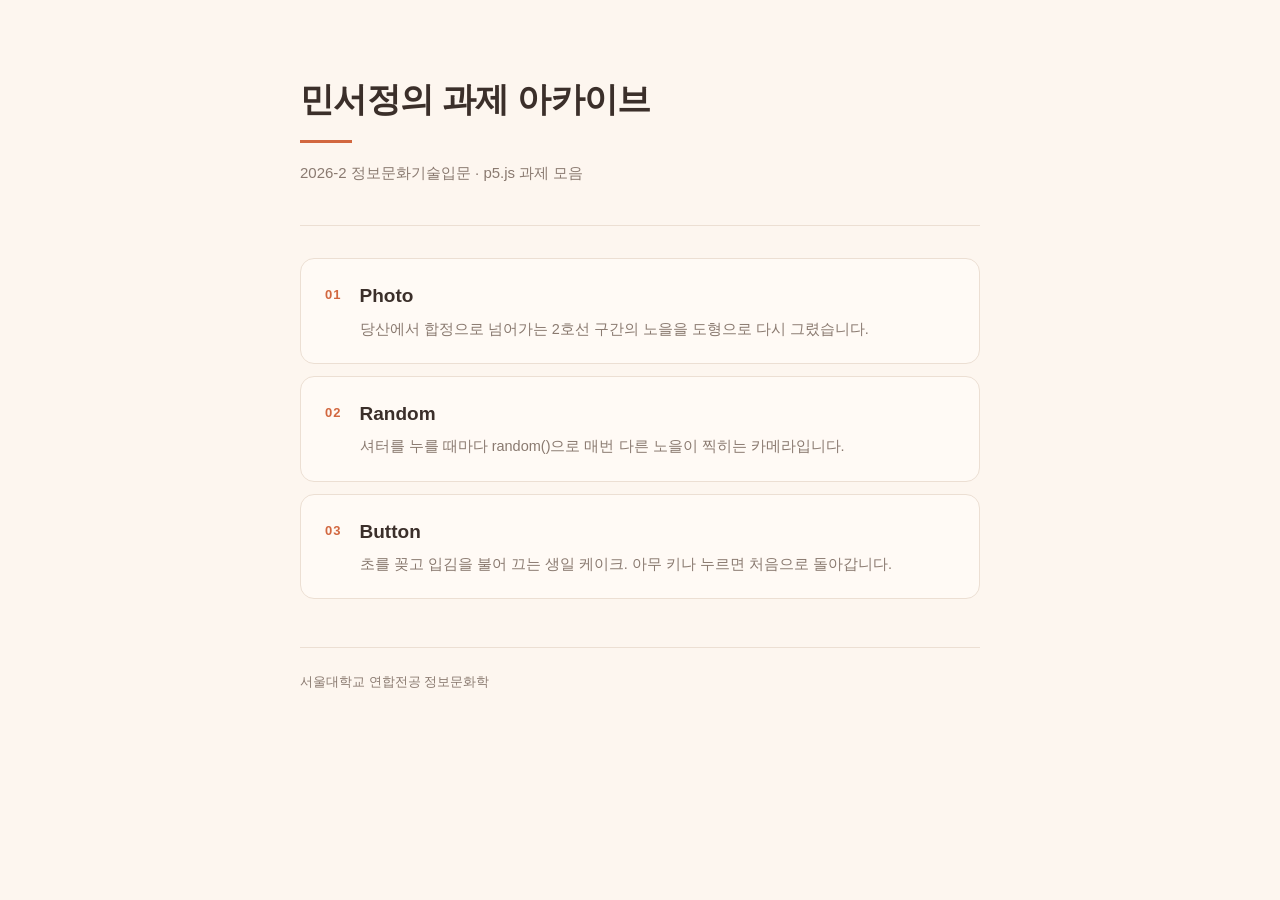
<file: index.html>
<!DOCTYPE html>
<html lang="ko">
<head>
  <meta charset="utf-8">
  <meta name="viewport" content="width=device-width, initial-scale=1">
  <!-- 브라우저 탭에 보이는 제목 -->
  <title>민서정의 과제 아카이브</title>
  <!-- 같은 폴더에 있는 style.css를 불러온다 -->
  <link rel="stylesheet" href="style.css">
</head>
<body>

  <header>
    <h1>민서정의 과제 아카이브</h1>
    <p class="intro">2026-2 정보문화기술입문 · p5.js 과제 모음</p>
  </header>

  <main>
    <ul class="list">

      <li>
        <a href="assignment1/">
          <span class="num">01</span>
          <span class="body">
            <span class="title">Photo</span>
            <span class="desc">당산에서 합정으로 넘어가는 2호선 구간의 노을을 도형으로 다시 그렸습니다.</span>
          </span>
        </a>
      </li>

      <li>
        <a href="assignment2/">
          <span class="num">02</span>
          <span class="body">
            <span class="title">Random</span>
            <span class="desc">셔터를 누를 때마다 random()으로 매번 다른 노을이 찍히는 카메라입니다.</span>
          </span>
        </a>
      </li>

      <li>
        <a href="assignment3/">
          <span class="num">03</span>
          <span class="body">
            <span class="title">Button</span>
            <span class="desc">초를 꽂고 입김을 불어 끄는 생일 케이크. 아무 키나 누르면 처음으로 돌아갑니다.</span>
          </span>
        </a>
      </li>

    </ul>
  </main>

  <footer>
    <p>서울대학교 연합전공 정보문화학</p>
  </footer>

</body>
</html>
</file>
<file: style.css>
/* ===== 색 정하기 =====
   한 곳에 모아두면 나중에 색만 바꿔도 전체 분위기가 바뀐다 */
:root {
  --bg: #fdf6ef;        /* 배경 - 아주 연한 살구색 */
  --ink: #3b2f2a;       /* 본문 글자색 */
  --soft: #8a7a70;      /* 설명 글자색 (조금 흐리게) */
  --line: #ecdfd3;      /* 칸을 나누는 선 */
  --card: #fffaf5;      /* 목록 한 칸의 배경 */
  --accent: #d2673f;    /* 포인트 색 - 노을 주황 */
}

/* ===== 공통 ===== */
* {
  box-sizing: border-box;   /* 테두리와 여백을 크기 안에 포함시킨다 */
}

body {
  margin: 0;
  padding: 0 16px 64px;     /* 좌우 16px은 휴대폰에서 글자가 화면에 붙지 않게 */
  background: var(--bg);
  color: var(--ink);
  font-family: "Pretendard", "Apple SD Gothic Neo", "Malgun Gothic", sans-serif;
  line-height: 1.6;
  -webkit-text-size-adjust: 100%;
}

/* ===== 머리말 ===== */
header {
  max-width: 680px;
  margin: 0 auto;
  padding: 72px 0 40px;
  border-bottom: 1px solid var(--line);
}

h1 {
  margin: 0;
  font-size: 34px;
  font-weight: 700;
  letter-spacing: -0.02em;
}

/* 제목 아래 짧은 주황색 밑줄 */
h1::after {
  content: "";
  display: block;
  width: 52px;
  height: 3px;
  margin-top: 14px;
  background: var(--accent);
}

.intro {
  margin: 18px 0 0;
  color: var(--soft);
  font-size: 15px;
}

/* ===== 과제 목록 ===== */
main {
  max-width: 680px;
  margin: 0 auto;
}

.list {
  list-style: none;      /* 기본 점 없애기 */
  margin: 32px 0 0;
  padding: 0;
}

.list li {
  margin-bottom: 12px;
}

/* 링크 한 칸을 카드처럼 보이게 */
.list a {
  display: flex;             /* 번호와 내용을 가로로 나란히 */
  gap: 18px;
  align-items: flex-start;
  padding: 22px 24px;
  background: var(--card);
  border: 1px solid var(--line);
  border-radius: 14px;
  text-decoration: none;     /* 링크 밑줄 없애기 */
  color: inherit;
  transition: border-color 0.15s, transform 0.15s;
}

/* 마우스를 올렸을 때 */
.list a:hover {
  border-color: var(--accent);
  transform: translateY(-2px);
}

.num {
  color: var(--accent);
  font-size: 13px;
  font-weight: 700;
  letter-spacing: 0.08em;
  padding-top: 4px;
}

.body {
  display: block;
}

.title {
  display: block;
  font-size: 19px;
  font-weight: 600;
}

.desc {
  display: block;
  margin-top: 6px;
  color: var(--soft);
  font-size: 14.5px;
}

/* ===== 꼬리말 ===== */
footer {
  max-width: 680px;
  margin: 48px auto 0;
  padding-top: 24px;
  border-top: 1px solid var(--line);
  color: var(--soft);
  font-size: 13px;
}

footer p {
  margin: 0;
}

/* ===== 화면이 좁을 때 (휴대폰) ===== */
@media (max-width: 480px) {
  header {
    padding: 48px 0 32px;
  }
  h1 {
    font-size: 27px;
  }
  .list a {
    padding: 18px 18px;
    gap: 14px;
  }
}
</file>
